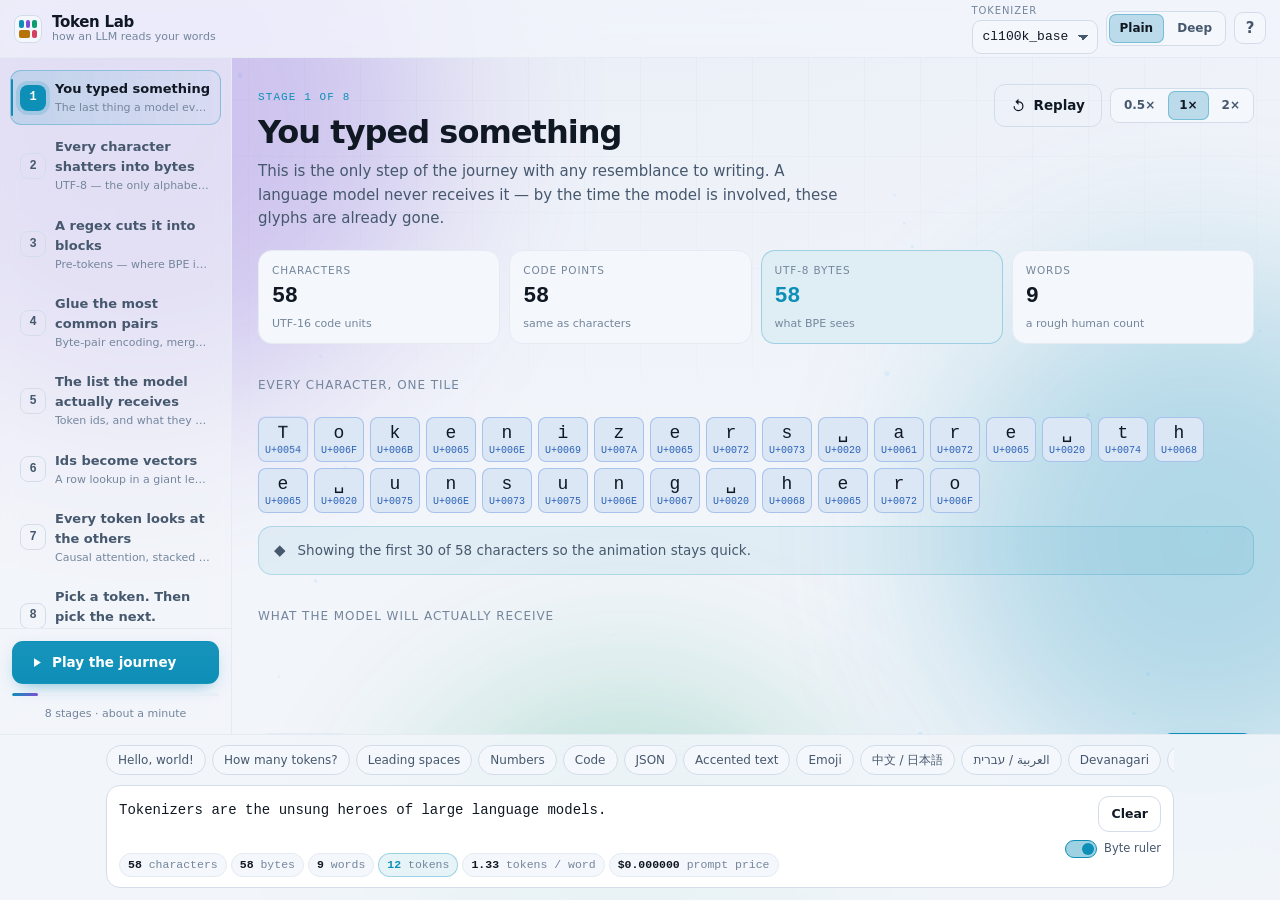
<file: index.html>
<!DOCTYPE html>
<html lang="en">
<head>
<meta charset="utf-8" />
<meta name="viewport" content="width=device-width, initial-scale=1, viewport-fit=cover" />
<meta name="color-scheme" content="dark light" />
<title>Token Lab — how an LLM reads your words</title>
<meta name="description" content="An interactive, animated, byte-exact walkthrough of how Large Language Models turn text into tokens: UTF-8 bytes, regex pre-tokenisation, byte-pair encoding, token ids, embeddings, attention, and the tokens that come back." />
<link rel="icon" href="data:image/svg+xml,%3Csvg xmlns='http://www.w3.org/2000/svg' viewBox='0 0 100 100'%3E%3Crect width='100' height='100' rx='24' fill='%230b0f17'/%3E%3Cg fill='%2364e0ff'%3E%3Crect x='18' y='24' width='20' height='16' rx='4'/%3E%3Crect x='42' y='24' width='16' height='16' rx='4' fill='%23a97bff'/%3E%3Crect x='62' y='24' width='20' height='16' rx='4' fill='%2352ffb0'/%3E%3Crect x='18' y='46' width='30' height='16' rx='4' fill='%23ffb454'/%3E%3Crect x='52' y='46' width='30' height='16' rx='4' fill='%23ff6b8b'/%3E%3Crect x='18' y='68' width='64' height='10' rx='4' fill='%233a4a63'/%3E%3C/g%3E%3C/svg%3E" />
<link rel="stylesheet" href="assets/css/app.css" />
</head>
<body>

<noscript>
  <div style="padding:24px;font:15px system-ui;color:#e8eef8">
    <b>Token Lab needs JavaScript.</b> Everything here — the real tokenizer, the
    animations, the vocabulary explorer — runs in the browser.
  </div>
</noscript>

<a class="skip-link" href="#stage-view">Skip to the visualizer</a>

<!-- ══════════════════════════════════════ ambient background ═══════════ -->
<div class="bg" aria-hidden="true">
  <div class="bg__grid"></div>
  <canvas class="bg__particles" id="bgCanvas"></canvas>
  <div class="bg__glow bg__glow--a"></div>
  <div class="bg__glow bg__glow--b"></div>
  <div class="bg__glow bg__glow--c"></div>
</div>

<!-- ═══════════════════════════════════════════════════ top bar ═════════ -->
<header class="topbar">
  <div class="topbar__brand">
    <span class="brand__mark" aria-hidden="true">
      <i></i><i></i><i></i><i></i><i></i>
    </span>
    <span class="brand__text">
      <strong>Token&nbsp;Lab</strong>
      <small>how an LLM reads your words</small>
    </span>
  </div>

  <div class="topbar__tools">
    <label class="field field--select">
      <span class="field__label">Tokenizer</span>
      <select id="encSelect" class="select" aria-label="Choose a tokenizer"></select>
    </label>

    <div class="segmented" role="group" aria-label="Explanation depth">
      <button type="button" class="segmented__btn is-active" data-depth="plain">Plain</button>
      <button type="button" class="segmented__btn" data-depth="deep">Deep</button>
    </div>

    <button type="button" class="icon-btn" id="helpBtn" aria-label="Open the glossary" title="Glossary">
      <span aria-hidden="true">?</span>
    </button>
  </div>
</header>

<!-- ═════════════════════════════════════════════════════ main ═════════ -->
<div class="shell">

  <!-- ───────────────────────────────────────────── stage navigator ────── -->
  <nav class="rail" id="rail" aria-label="Pipeline stages">
    <div class="rail__scroll" id="railScroll" role="tablist"></div>

    <div class="rail__play">
      <button type="button" class="btn btn--primary" id="playBtn">
        <svg viewBox="0 0 24 24" aria-hidden="true" class="btn__icon"><path d="M8 5v14l11-7z"/></svg>
        <span class="btn__label">Play the journey</span>
      </button>
      <div class="rail__progress"><div class="rail__progressFill" id="railProgress"></div></div>
      <p class="rail__hint" id="railHint">8 stages · about a minute</p>
    </div>
  </nav>

  <!-- ─────────────────────────────────────────────────── stage view ───── -->
  <main class="view" id="stage-view" tabindex="-1">
    <div class="view__inner">

      <div class="viewhead">
        <div class="viewhead__text">
          <span class="viewhead__step" id="stageStep" role="status" aria-live="polite">Stage 1 of 8</span>
          <h1 class="viewhead__title" id="stageTitle">Loading…</h1>
          <p class="viewhead__lede" id="stageLede"></p>
        </div>
        <div class="viewhead__controls">
          <button type="button" class="btn btn--ghost" id="replayBtn" hidden>
            <svg viewBox="0 0 24 24" aria-hidden="true" class="btn__icon"><path d="M12 5V1L7 6l5 5V7a6 6 0 1 1-6 6H4a8 8 0 1 0 8-8z"/></svg>
            <span class="btn__label">Replay</span>
          </button>
          <div class="speed" role="group" aria-label="Animation speed">
            <button type="button" class="speed__btn" data-speed="0.5">0.5×</button>
            <button type="button" class="speed__btn is-active" data-speed="1">1×</button>
            <button type="button" class="speed__btn" data-speed="2">2×</button>
          </div>
        </div>
      </div>

      <section class="stage" id="stage"></section>

      <div class="stageNav">
        <button type="button" class="btn btn--ghost" id="prevStage">
          <svg viewBox="0 0 24 24" aria-hidden="true" class="btn__icon"><path d="M15.4 7.4 14 6l-6 6 6 6 1.4-1.4-4.6-4.6z"/></svg>
          <span class="btn__label">Back</span>
        </button>
        <button type="button" class="btn btn--primary" id="nextStage">
          <span class="btn__label">Next</span>
          <svg viewBox="0 0 24 24" aria-hidden="true" class="btn__icon"><path d="M8.6 16.6 10 18l6-6-6-6-1.4 1.4 4.6 4.6z"/></svg>
        </button>
      </div>
    </div>
  </main>
</div>

<!-- ═════════════════════════════════════════════════ composer ══════════ -->
<footer class="composer" id="composer">
  <div class="composer__inner">
    <div class="composer__samples" id="samples" role="group" aria-label="Example inputs"></div>

    <div class="composer__box">
      <label class="visually-hidden" for="inputText">Text to tokenise</label>
      <textarea id="inputText" class="composer__input" rows="2" spellcheck="false"
        placeholder="Type or paste anything — code, emoji, 中文, whitespace…"></textarea>

      <div class="composer__meta" id="liveStats"></div>

      <div class="composer__actions">
        <button type="button" class="btn btn--ghost btn--sm" id="clearBtn">Clear</button>
        <div class="composer__tools">
          <label class="switch" title="Show byte-level detail for the whole input">
            <input type="checkbox" id="showBytesToggle" />
            <span class="switch__track"><span class="switch__dot"></span></span>
            <span class="switch__label">Byte ruler</span>
          </label>
        </div>
      </div>
    </div>
  </div>
</footer>

<!-- ══════════════════════════════════════════════ drawer / modals ══════ -->
<div class="drawer" id="drawer" hidden>
  <div class="drawer__scrim" data-close-drawer></div>
  <aside class="drawer__panel" role="dialog" aria-modal="true" aria-labelledby="drawerTitle">
    <header class="drawer__head">
      <h2 id="drawerTitle">Details</h2>
      <button type="button" class="icon-btn" data-close-drawer aria-label="Close">
        <svg viewBox="0 0 24 24" aria-hidden="true"><path d="M19 6.4 17.6 5 12 10.6 6.4 5 5 6.4 10.6 12 5 17.6 6.4 19 12 13.4 17.6 19 19 17.6 13.4 12z"/></svg>
      </button>
    </header>
    <div class="drawer__body" id="drawerBody"></div>
  </aside>
</div>

<div class="toast" id="toast" hidden></div>

<!-- vocabularies: cl100k is eager, the rest load on demand -->
<script src="assets/js/data/cl100k_base.js"></script>
<script src="assets/js/core/pretok.js"></script>
<script src="assets/js/core/vocab.js"></script>
<script src="assets/js/core/bpe.js"></script>
<script src="assets/js/core/tokenizer.js"></script>
<script src="assets/js/core/model-sim.js"></script>
<script src="assets/js/core/content.js"></script>
<script src="assets/js/ui/anim.js"></script>
<script src="assets/js/ui/dom.js"></script>
<script src="assets/js/ui/stages.js"></script>
<script src="assets/js/ui/panels.js"></script>
<script src="assets/js/app.js"></script>
</body>
</html>
</file>
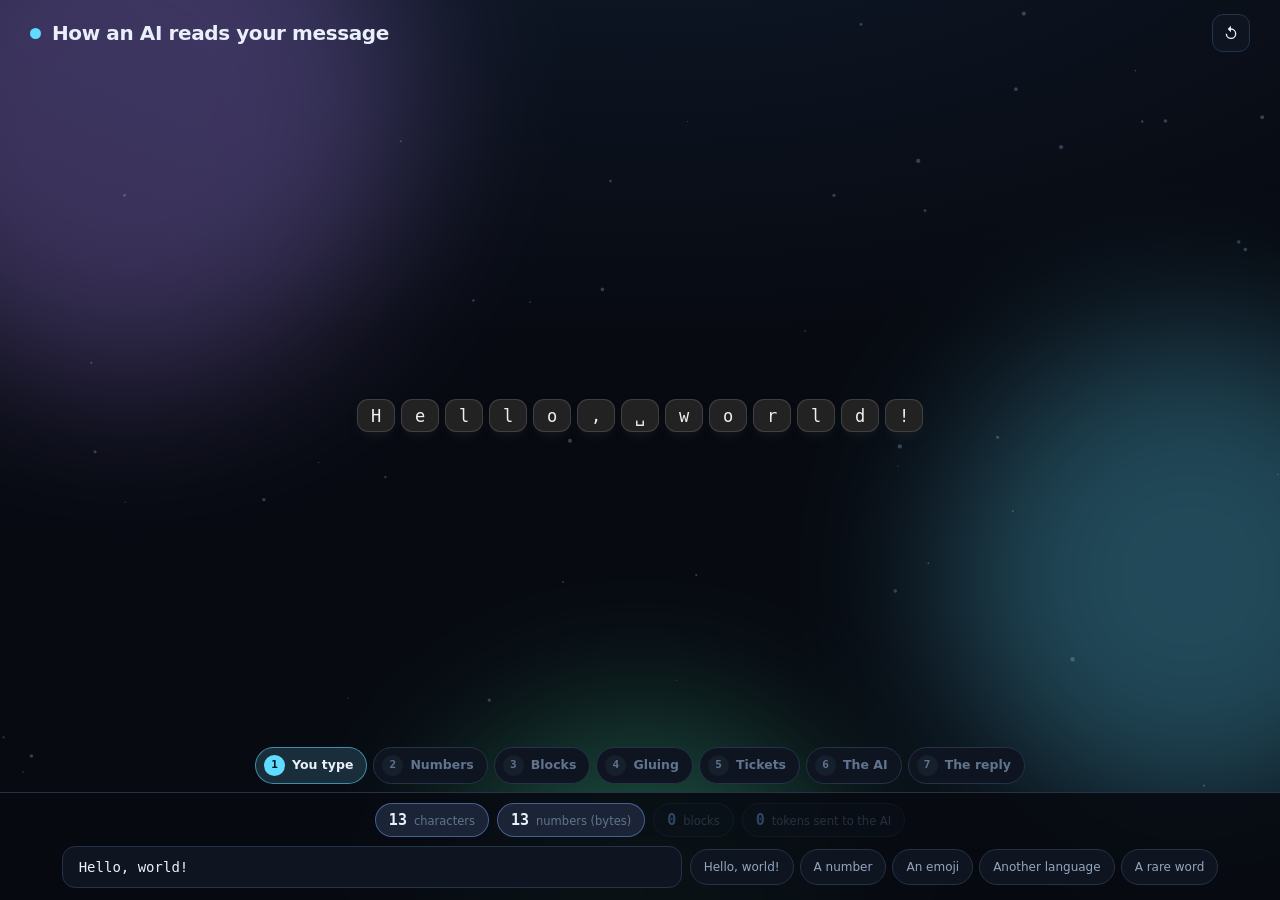
<file: test_basic/index.html>
<!DOCTYPE html>
<html lang="en">
<head>
<meta charset="utf-8" />
<meta name="viewport" content="width=device-width, initial-scale=1, viewport-fit=cover" />
<meta name="color-scheme" content="dark" />
<title>How an AI reads your message</title>
<meta name="description" content="A visual, animated explanation of how a language model turns your words into numbers — and numbers back into an answer." />
<link rel="icon" href="data:image/svg+xml,%3Csvg xmlns='http://www.w3.org/2000/svg' viewBox='0 0 64 64'%3E%3Crect width='64' height='64' rx='16' fill='%230a0e16'/%3E%3Crect x='12' y='16' width='14' height='12' rx='3' fill='%235fdcff'/%3E%3Crect x='30' y='16' width='22' height='12' rx='3' fill='%23b08cff'/%3E%3Crect x='12' y='34' width='24' height='12' rx='3' fill='%23ffc061'/%3E%3Crect x='40' y='34' width='12' height='12' rx='3' fill='%234ff0ae'/%3E%3C/svg%3E" />
<link rel="stylesheet" href="style.css" />
</head>
<body>

<div class="bg" aria-hidden="true">
  <div class="blob blob1"></div>
  <div class="blob blob2"></div>
  <div class="blob blob3"></div>
  <canvas id="stars"></canvas>
</div>

<header class="top">
  <div class="brand">
    <span class="brand__dot"></span>
    <h1>How an AI reads your message</h1>
  </div>
  <button id="replay" class="btn btn--icon" type="button" aria-label="Play again">
    <svg viewBox="0 0 24 24" aria-hidden="true"><path d="M12 5V1L7 6l5 5V7a6 6 0 1 1-6 6H4a8 8 0 1 0 8-8z"/></svg>
  </button>
</header>

<main class="stage" id="stage" aria-live="polite"></main>

<nav class="steps" id="steps" aria-label="Steps"></nav>

<footer class="receipt" id="receipt">
  <div class="receipt__row">
    <div class="tick" data-k="chars"><b>0</b><span>characters</span></div>
    <div class="tick" data-k="bytes"><b>0</b><span>numbers (bytes)</span></div>
    <div class="tick" data-k="blocks"><b>0</b><span>blocks</span></div>
    <div class="tick" data-k="tokens"><b>0</b><span>tokens sent to the AI</span></div>
  </div>
  <div class="receipt__input">
    <label class="sr" for="text">Your message</label>
    <input id="text" type="text" autocomplete="off" spellcheck="false"
           placeholder="Type anything and watch it turn into tokens…" />
    <div class="samples" id="samples"></div>
  </div>
</footer>

<script src="app.js"></script>
</body>
</html>
</file>
<file: assets/css/app.css>
/* =============================================================================
   Token Lab — stylesheet
   1. tokens            5. rail                9. panels
   2. reset + base      6. stage view           10. drawer
   3. background        7. stage components    11. responsive
   4. topbar            8. composer            12. a11y / motion
   ========================================================================== */

/* ─────────────────────────────────────────────────────────── 1. tokens ── */
:root {
  --bg:            #070a10;
  --bg-2:          #0b1018;
  --surface:       #10161f;
  --surface-2:     #161e2a;
  --surface-3:     #1d2735;
  --line:          #223044;
  --line-soft:     #1a2432;

  --text:          #e8eef8;
  --text-dim:      #9fb0c6;
  --text-faint:    #6b7d94;

  --cyan:          #5fdcff;
  --violet:        #b08cff;
  --mint:          #4ff0ae;
  --amber:         #ffc061;
  --coral:         #ff7a95;
  --sky:           #7aa9ff;

  --accent:        var(--cyan);
  --accent-ink:    #04121a;

  --radius-s: 8px;
  --radius:   14px;
  --radius-l: 20px;
  --radius-xl: 28px;

  --shadow-1: 0 1px 2px rgba(0,0,0,.4);
  --shadow-2: 0 10px 30px -12px rgba(0,0,0,.7);
  --shadow-3: 0 30px 80px -24px rgba(0,0,0,.85);

  --rail-w: 232px;
  --topbar-h: 58px;

  --font: ui-sans-serif, system-ui, -apple-system, "Segoe UI", Roboto, "Helvetica Neue",
          Arial, "Noto Sans", "Noto Sans Arabic", "Noto Sans Devanagari", "Noto Sans CJK SC",
          sans-serif;
  --mono: ui-monospace, "SFMono-Regular", "JetBrains Mono", "Cascadia Code", Menlo, Consolas,
          "Liberation Mono", monospace;

  --ease: cubic-bezier(.22,.61,.36,1);
  --ease-out: cubic-bezier(.16,1,.3,1);
}

html[data-theme="light"] {
  --bg:            #f2f5fa;
  --bg-2:          #e9eef6;
  --surface:       #ffffff;
  --surface-2:     #f4f7fb;
  --surface-3:     #e8eef6;
  --line:          #d3dde9;
  --line-soft:     #e4ebf3;
  --text:          #101823;
  --text-dim:      #46586e;
  --text-faint:    #74869c;
  --cyan:          #0d8fb8;
  --violet:        #7c4fd6;
  --mint:          #0d9f6e;
  --amber:         #b5730a;
  --coral:         #d4405e;
  --sky:           #2f6fd0;
  --accent:        var(--cyan);
  --accent-ink:    #ffffff;
  --shadow-2: 0 10px 30px -14px rgba(20,40,70,.35);
  --shadow-3: 0 24px 60px -24px rgba(20,40,70,.4);
}

/* ─────────────────────────────────────────────────── 2. reset + base ── */
*, *::before, *::after { box-sizing: border-box; }

[hidden] { display: none !important; }

html, body {
  height: 100%;
  margin: 0;
}

body {
  background: var(--bg);
  color: var(--text);
  font-family: var(--font);
  font-size: 15px;
  line-height: 1.55;
  -webkit-font-smoothing: antialiased;
  text-rendering: optimizeLegibility;
  overflow: hidden;
  display: flex;
  flex-direction: column;
  overscroll-behavior: none;
}

h1, h2, h3, h4 { margin: 0; font-weight: 650; letter-spacing: -.015em; line-height: 1.2; }
p { margin: 0; }
button, input, select, textarea { font: inherit; color: inherit; }
button { cursor: pointer; background: none; border: 0; }
svg { width: 1em; height: 1em; fill: currentColor; }

::selection { background: color-mix(in srgb, var(--accent) 35%, transparent); }

:where(a) { color: var(--accent); }

.visually-hidden {
  position: absolute !important;
  width: 1px; height: 1px;
  padding: 0; margin: -1px;
  overflow: hidden; clip: rect(0 0 0 0); white-space: nowrap; border: 0;
}

.skip-link {
  position: absolute; left: 8px; top: -60px;
  z-index: 100;
  padding: 10px 16px;
  border-radius: var(--radius-s);
  background: var(--accent); color: var(--accent-ink);
  font-weight: 650; text-decoration: none;
  transition: top .18s var(--ease);
}
.skip-link:focus { top: 8px; }

:focus-visible {
  outline: 2px solid var(--accent);
  outline-offset: 2px;
  border-radius: 4px;
}

/* scrollbars */
* { scrollbar-width: thin; scrollbar-color: var(--line) transparent; }
*::-webkit-scrollbar { width: 10px; height: 10px; }
*::-webkit-scrollbar-track { background: transparent; }
*::-webkit-scrollbar-thumb { background: var(--line); border-radius: 99px; border: 3px solid transparent; background-clip: content-box; }
*::-webkit-scrollbar-thumb:hover { background: var(--surface-3); background-clip: content-box; }

/* ──────────────────────────────────────────────────── 3. background ── */
.bg {
  position: fixed; inset: 0;
  z-index: 0;
  pointer-events: none;
  overflow: hidden;
  background:
    radial-gradient(120% 90% at 50% -10%, var(--bg-2), var(--bg) 70%);
}

.bg__grid {
  position: absolute; inset: -20%;
  background-image:
    linear-gradient(to right, color-mix(in srgb, var(--text) 5%, transparent) 1px, transparent 1px),
    linear-gradient(to bottom, color-mix(in srgb, var(--text) 5%, transparent) 1px, transparent 1px);
  background-size: 56px 56px;
  -webkit-mask-image: radial-gradient(100% 70% at 50% 0%, #000 20%, transparent 78%);
  mask-image: radial-gradient(100% 70% at 50% 0%, #000 20%, transparent 78%);
  opacity: .5;
  animation: gridDrift 40s linear infinite;
}
@keyframes gridDrift {
  to { transform: translate3d(56px, 56px, 0); }
}

.bg__particles { position: absolute; inset: 0; width: 100%; height: 100%; opacity: .5; }

.bg__glow {
  position: absolute;
  border-radius: 50%;
  filter: blur(90px);
  opacity: .28;
  will-change: transform;
}
.bg__glow--a { width: 46vmax; height: 46vmax; left: -12vmax; top: -14vmax; background: var(--violet); animation: float1 34s var(--ease) infinite alternate; }
.bg__glow--b { width: 40vmax; height: 40vmax; right: -14vmax; top: 22vmax; background: var(--cyan);   animation: float2 41s var(--ease) infinite alternate; }
.bg__glow--c { width: 34vmax; height: 34vmax; left: 32vmax; bottom: -18vmax; background: var(--mint); animation: float3 47s var(--ease) infinite alternate; }

@keyframes float1 { to { transform: translate3d(8vmax, 6vmax, 0) scale(1.15); } }
@keyframes float2 { to { transform: translate3d(-6vmax, -8vmax, 0) scale(1.2); } }
@keyframes float3 { to { transform: translate3d(4vmax, -6vmax, 0) scale(1.1); } }

/* ──────────────────────────────────────────────────────── 4. topbar ── */
.topbar {
  position: relative; z-index: 30;
  flex: 0 0 auto;
  height: calc(var(--topbar-h) + env(safe-area-inset-top));
  padding: env(safe-area-inset-top) 14px 0;
  display: flex; align-items: center; justify-content: space-between; gap: 12px;
  background: color-mix(in srgb, var(--bg) 82%, transparent);
  backdrop-filter: blur(18px) saturate(140%);
  -webkit-backdrop-filter: blur(18px) saturate(140%);
  border-bottom: 1px solid var(--line-soft);
}

.topbar__brand { display: flex; align-items: center; gap: 10px; min-width: 0; }

.brand__mark {
  display: grid;
  grid-template-columns: repeat(3, 1fr);
  gap: 2px;
  width: 28px; height: 28px;
  padding: 4px;
  border-radius: 8px;
  background: var(--surface-2);
  border: 1px solid var(--line);
}
.brand__mark i { display: block; border-radius: 2px; background: var(--cyan); }
.brand__mark i:nth-child(1) { background: var(--cyan); }
.brand__mark i:nth-child(2) { background: var(--violet); }
.brand__mark i:nth-child(3) { background: var(--mint); }
.brand__mark i:nth-child(4) { grid-column: 1 / 3; background: var(--amber); }
.brand__mark i:nth-child(5) { grid-column: 3; background: var(--coral); }

.brand__text { display: flex; flex-direction: column; line-height: 1.1; min-width: 0; }
.brand__text strong { font-size: 15px; letter-spacing: -.02em; }
.brand__text small { font-size: 11px; color: var(--text-faint); white-space: nowrap; overflow: hidden; text-overflow: ellipsis; }

.topbar__tools { display: flex; align-items: center; gap: 8px; }

.field { display: flex; flex-direction: column; gap: 2px; }
.field__label { font-size: 10px; text-transform: uppercase; letter-spacing: .09em; color: var(--text-faint); }

.select {
  appearance: none;
  background: var(--surface-2);
  border: 1px solid var(--line);
  border-radius: 9px;
  padding: 6px 28px 6px 10px;
  font-size: 13px;
  font-family: var(--mono);
  color: var(--text);
  background-image:
    linear-gradient(45deg, transparent 50%, var(--text-dim) 50%),
    linear-gradient(135deg, var(--text-dim) 50%, transparent 50%);
  background-position: calc(100% - 14px) 52%, calc(100% - 9px) 52%;
  background-size: 5px 5px, 5px 5px;
  background-repeat: no-repeat;
}

.segmented, .speed {
  display: inline-flex;
  background: var(--surface-2);
  border: 1px solid var(--line);
  border-radius: 9px;
  padding: 2px;
  gap: 2px;
}
.segmented__btn, .speed__btn {
  padding: 5px 11px;
  font-size: 12px; font-weight: 600;
  color: var(--text-dim);
  border-radius: 7px;
  transition: background .18s var(--ease), color .18s var(--ease);
  white-space: nowrap;
}
.segmented__btn:hover, .speed__btn:hover { color: var(--text); }
.segmented__btn.is-active, .speed__btn.is-active {
  background: color-mix(in srgb, var(--accent) 20%, var(--surface-3));
  color: var(--text);
  box-shadow: inset 0 0 0 1px color-mix(in srgb, var(--accent) 40%, transparent);
}

.icon-btn {
  display: inline-grid; place-items: center;
  width: 32px; height: 32px;
  border-radius: 9px;
  border: 1px solid var(--line);
  background: var(--surface-2);
  color: var(--text-dim);
  font-weight: 700;
  transition: all .18s var(--ease);
}
.icon-btn:hover { color: var(--text); border-color: var(--accent); background: var(--surface-3); }
.icon-btn svg { width: 16px; height: 16px; }

/* ────────────────────────────────────────────────────────── 5. rail ── */
.shell {
  position: relative; z-index: 10;
  flex: 1 1 auto;
  min-height: 0;
  display: grid;
  grid-template-columns: var(--rail-w) minmax(0, 1fr);
}

.rail {
  min-height: 0;
  display: flex; flex-direction: column;
  border-right: 1px solid var(--line-soft);
  background: color-mix(in srgb, var(--bg) 55%, transparent);
  backdrop-filter: blur(8px);
  -webkit-backdrop-filter: blur(8px);
}

.rail__scroll {
  flex: 1 1 auto; min-height: 0;
  overflow-y: auto;
  padding: 12px 10px;
  display: flex; flex-direction: column; gap: 3px;
}

.railItem {
  display: grid;
  grid-template-columns: 26px minmax(0,1fr);
  align-items: center;
  gap: 9px;
  padding: 8px 9px;
  border-radius: 11px;
  text-align: left;
  color: var(--text-dim);
  border: 1px solid transparent;
  transition: all .2s var(--ease);
  position: relative;
}
.railItem:hover { background: var(--surface-2); color: var(--text); }
.railItem.is-active {
  background: linear-gradient(90deg, color-mix(in srgb, var(--accent) 16%, transparent), color-mix(in srgb, var(--accent) 4%, transparent));
  border-color: color-mix(in srgb, var(--accent) 32%, transparent);
  color: var(--text);
}
.railItem.is-done { color: var(--text); }
.railItem.is-done .railItem__num { border-color: color-mix(in srgb, var(--mint) 55%, transparent); color: var(--mint); }

.railItem__num {
  display: grid; place-items: center;
  width: 26px; height: 26px;
  border-radius: 8px;
  border: 1.5px solid var(--line);
  font-family: var(--mono); font-size: 12px; font-weight: 700;
  transition: all .2s var(--ease);
}
.railItem.is-active .railItem__num {
  background: var(--accent); color: var(--accent-ink); border-color: transparent;
  box-shadow: 0 0 0 4px color-mix(in srgb, var(--accent) 18%, transparent);
}
.railItem__body { min-width: 0; }
.railItem__title { font-size: 13px; font-weight: 600; display: block; }
.railItem__sub { font-size: 11px; color: var(--text-faint); display: block; white-space: nowrap; overflow: hidden; text-overflow: ellipsis; }

.railItem__bar {
  position: absolute; left: 0; top: 8px; bottom: 8px; width: 2px;
  border-radius: 2px; background: var(--accent); opacity: 0;
}
.railItem.is-active .railItem__bar { opacity: 1; animation: barGrow .4s var(--ease-out); }
@keyframes barGrow { from { transform: scaleY(0); } to { transform: scaleY(1); } }

.rail__play {
  flex: 0 0 auto;
  padding: 12px;
  border-top: 1px solid var(--line-soft);
  display: flex; flex-direction: column; gap: 9px;
}
.rail__progress { height: 3px; border-radius: 99px; background: var(--surface-3); overflow: hidden; }
.rail__progressFill {
  height: 100%; width: 0%;
  background: linear-gradient(90deg, var(--cyan), var(--violet));
  border-radius: 99px;
  transition: width .5s var(--ease-out);
}
.rail__hint { font-size: 11px; color: var(--text-faint); text-align: center; }

/* ──────────────────────────────────────────────────── 6. stage view ── */
.view { min-width: 0; min-height: 0; overflow-y: auto; overflow-x: hidden; }
.view__inner { max-width: 1120px; margin: 0 auto; padding: 26px 26px 32px; }

.viewhead {
  display: flex; align-items: flex-start; justify-content: space-between;
  gap: 18px; flex-wrap: wrap;
  margin-bottom: 20px;
}
.viewhead__step {
  display: inline-block;
  font-family: var(--mono); font-size: 11px;
  letter-spacing: .1em; text-transform: uppercase;
  color: var(--accent);
  margin-bottom: 7px;
}
.viewhead__title { font-size: clamp(23px, 3.4vw, 32px); letter-spacing: -.03em; }
.viewhead__lede {
  margin-top: 9px;
  max-width: 62ch;
  color: var(--text-dim);
  font-size: 15px;
}
.viewhead__controls { display: flex; align-items: center; gap: 8px; flex-shrink: 0; }

.stage { min-height: 320px; }

.stageNav { display: flex; justify-content: space-between; gap: 10px; margin-top: 22px; }

/* buttons */
.btn {
  display: inline-flex; align-items: center; gap: 8px;
  padding: 10px 16px;
  border-radius: 11px;
  font-size: 13.5px; font-weight: 600;
  border: 1px solid var(--line);
  background: var(--surface-2);
  background: color-mix(in srgb, var(--surface-2) 100%, transparent);
  color: var(--text);
  transition: all .18s var(--ease);
  white-space: nowrap;
}
.btn:hover { border-color: var(--surface-3); background: var(--surface-3); }
.btn:active { transform: translateY(1px); }
.btn__icon { width: 15px; height: 15px; flex: 0 0 auto; }
.btn--primary {
  background: var(--sky);
  background: linear-gradient(180deg, color-mix(in srgb, var(--accent) 96%, white), var(--accent));
  color: var(--accent-ink);
  border-color: transparent;
  box-shadow: 0 6px 18px -8px color-mix(in srgb, var(--accent) 70%, transparent);
}
.btn--primary:hover { filter: brightness(1.06); background: linear-gradient(180deg, color-mix(in srgb, var(--accent) 96%, white), var(--accent)); }
.btn--ghost { background: transparent; }
.btn--sm { padding: 7px 12px; font-size: 12.5px; }
.btn[disabled] { opacity: .38; pointer-events: none; }

/* ───────────────────────────────────────────── 7. stage components ── */

.panel {
  background: color-mix(in srgb, var(--surface) 82%, transparent);
  border: 1px solid var(--line-soft);
  border-radius: var(--radius-l);
  padding: 20px;
  box-shadow: var(--shadow-2);
}

.callout {
  display: flex; gap: 12px;
  padding: 13px 15px;
  border-radius: var(--radius);
  background: color-mix(in srgb, var(--accent) 7%, transparent);
  border: 1px solid color-mix(in srgb, var(--accent) 22%, transparent);
  font-size: 13.5px; color: var(--text-dim);
}
.callout__icon { flex: 0 0 auto; font-size: 15px; line-height: 1.4; }
.callout strong { color: var(--text); }
.callout--warn { background: color-mix(in srgb, var(--amber) 8%, transparent); border-color: color-mix(in srgb, var(--amber) 26%, transparent); }

.kv { display: grid; grid-template-columns: auto 1fr; gap: 6px 16px; font-size: 13px; }
.kv dt { color: var(--text-faint); }
.kv dd { margin: 0; font-family: var(--mono); color: var(--text); overflow-wrap: anywhere; }

.mono { font-family: var(--mono); }

/* --- stat strip --- */
.stats { display: grid; grid-template-columns: repeat(auto-fit, minmax(112px, 1fr)); gap: 9px; }
.stat {
  padding: 11px 13px;
  border-radius: var(--radius);
  background: var(--surface-2);
  border: 1px solid var(--line-soft);
  position: relative; overflow: hidden;
}
.stat__label { font-size: 10.5px; text-transform: uppercase; letter-spacing: .08em; color: var(--text-faint); }
.stat__value { font-family: var(--mono); font-size: 22px; font-weight: 700; letter-spacing: -.02em; margin-top: 2px; }
.stat__sub { font-size: 11px; color: var(--text-faint); }
.stat--accent { border-color: color-mix(in srgb, var(--accent) 32%, transparent); background: color-mix(in srgb, var(--accent) 9%, var(--surface-2)); }
.stat--accent .stat__value { color: var(--accent); }

/* --- token chips --- */
.chips { display: flex; flex-wrap: wrap; gap: 6px; }

.chip {
  --c: var(--cyan);
  position: relative;
  display: inline-flex; flex-direction: column; align-items: center;
  min-width: 34px;
  padding: 6px 9px 5px;
  border-radius: 10px;
  background: color-mix(in srgb, var(--c) 14%, var(--surface-2));
  border: 1px solid color-mix(in srgb, var(--c) 34%, transparent);
  font-family: var(--mono);
  line-height: 1.15;
  cursor: pointer;
  transition: transform .16s var(--ease), box-shadow .16s var(--ease), background .16s var(--ease);
  will-change: transform;
}
.chip:hover { transform: translateY(-2px); box-shadow: 0 8px 20px -10px color-mix(in srgb, var(--c) 80%, transparent); background: color-mix(in srgb, var(--c) 22%, var(--surface-2)); }
.chip.is-active { box-shadow: 0 0 0 2px var(--c); }
.chip__text { font-size: 13px; white-space: pre; color: var(--text); }
.chip__id { font-size: 10px; color: var(--text-faint); margin-top: 2px; }
.chip--special { border-style: dashed; }

.chip.tok-cyan   { --c: var(--cyan); }
.chip.tok-violet { --c: var(--violet); }
.chip.tok-mint   { --c: var(--mint); }
.chip.tok-amber  { --c: var(--amber); }
.chip.tok-coral  { --c: var(--coral); }
.chip.tok-sky    { --c: var(--sky); }

/* --- byte tiles --- */
.bytes { display: flex; flex-wrap: wrap; gap: 5px; }
.byte {
  --c: var(--sky);
  display: inline-flex; flex-direction: column; align-items: center;
  min-width: 42px; padding: 5px 6px 4px;
  border-radius: 8px;
  background: color-mix(in srgb, var(--c) 12%, var(--surface-2));
  border: 1px solid color-mix(in srgb, var(--c) 30%, transparent);
  font-family: var(--mono); line-height: 1.2;
  will-change: transform, opacity;
}
.byte__glyph { font-size: 13px; color: var(--text); }
.byte__hex { font-size: 10px; color: color-mix(in srgb, var(--c) 85%, var(--text)); }
.byte__bin { font-size: 8.5px; color: var(--text-faint); letter-spacing: -.02em; }
.byte--wide { min-width: 58px; }
.byte--special { --c: var(--coral); }

/* --- ruler --- */
.ruler {
  display: grid;
  gap: 5px;
  padding: 12px;
  border-radius: var(--radius);
  background: var(--surface-2);
  border: 1px solid var(--line-soft);
  overflow-x: auto;
}
.ruler__row { display: grid; gap: 5px; grid-auto-flow: column; grid-auto-columns: max-content; }
.ruler__label {
  font-size: 10px; text-transform: uppercase; letter-spacing: .08em;
  color: var(--text-faint); align-self: center; min-width: 74px;
}
.ruler__cells { display: flex; gap: 4px; }
.ruler__cell {
  min-width: 26px; padding: 3px 4px;
  border-radius: 5px;
  font-family: var(--mono); font-size: 10.5px;
  text-align: center;
  background: var(--surface-3);
  border: 1px solid var(--line-soft);
  overflow: hidden; text-overflow: ellipsis; white-space: nowrap;
}

/* --- merge stage --- */
.mergeGrid { display: flex; flex-direction: column; gap: 12px; }

.mergeRow {
  border-radius: var(--radius);
  border: 1px solid var(--line-soft);
  background: var(--surface-2);
  overflow: hidden;
}
.mergeRow__head {
  display: flex; align-items: center; gap: 10px; flex-wrap: wrap;
  padding: 9px 12px;
  background: color-mix(in srgb, var(--text) 3%, transparent);
  border-bottom: 1px solid var(--line-soft);
  font-size: 12px;
}
.mergeRow__pre {
  font-family: var(--mono); font-size: 13px;
  color: var(--violet);
  background: color-mix(in srgb, var(--violet) 12%, transparent);
  padding: 2px 7px; border-radius: 6px;
  white-space: pre;
}
.mergeRow__rule { font-size: 11px; color: var(--text-faint); margin-left: auto; }
.mergeRow__body { padding: 12px; display: flex; flex-direction: column; gap: 10px; overflow-x: auto; }

.pieces { display: flex; align-items: flex-end; gap: 3px; min-height: 60px; }
.piece {
  --c: var(--sky);
  position: relative;
  display: inline-flex; flex-direction: column; align-items: center; gap: 1px;
  padding: 5px 7px 4px;
  border-radius: 8px;
  background: color-mix(in srgb, var(--c) 13%, var(--surface-3));
  border: 1px solid color-mix(in srgb, var(--c) 32%, transparent);
  font-family: var(--mono);
  white-space: pre;
  will-change: transform;
  transition: background .25s var(--ease), border-color .25s var(--ease), box-shadow .25s var(--ease);
}
.piece__txt { font-size: 13px; line-height: 1.2; color: var(--text); }
.piece__meta { font-size: 9px; color: var(--text-faint); }
.piece.is-raw { --c: var(--slate, #64748b); }
.piece.is-merged { --c: var(--mint); }
.piece.is-next { box-shadow: 0 0 0 2px var(--amber); }
.piece.is-final { --c: var(--cyan); }
.piece.pop { animation: piecePop .45s var(--ease-out); }
@keyframes piecePop {
  0%   { transform: scale(1); }
  40%  { transform: scale(1.16); }
  100% { transform: scale(1); }
}
.piece__rank {
  position: absolute; top: -15px; left: 50%;
  transform: translateX(-50%);
  font-size: 9px; color: var(--amber);
  white-space: nowrap;
}

.mergeLog {
  display: flex; flex-wrap: wrap; gap: 5px;
  font-family: var(--mono); font-size: 11px;
  color: var(--text-faint);
  min-height: 20px;
}
.mergeLog__step {
  padding: 2px 6px; border-radius: 5px;
  background: var(--surface-3);
  border: 1px solid var(--line-soft);
  animation: logIn .3s var(--ease-out);
}
.mergeLog__step b { color: var(--mint); font-weight: 600; }
.mergeLog__step i { color: var(--text-faint); font-style: normal; }
@keyframes logIn { from { opacity: 0; transform: translateY(-4px); } to { opacity: 1; transform: none; } }

/* --- embeddings --- */
.embedWrap { display: grid; gap: 14px; grid-template-columns: minmax(0, 1fr); }
.vocabBand {
  position: relative;
  height: 128px;
  border-radius: var(--radius);
  border: 1px solid var(--line-soft);
  background: var(--surface-2);
  overflow: hidden;
}
.vocabBand__grid { position: absolute; inset: 0; display: flex; }
.vocabBand__tick {
  flex: 1 1 0;
  border-right: 1px solid color-mix(in srgb, var(--text) 7%, transparent);
  position: relative;
}
.vocabBand__tick span {
  position: absolute; bottom: 4px; left: 50%; transform: translateX(-50%);
  font-size: 9px; color: var(--text-faint); font-family: var(--mono);
}
.vocabBand__cursor {
  position: absolute; top: 0; bottom: 0; width: 2px;
  background: var(--amber);
  box-shadow: 0 0 12px 2px color-mix(in srgb, var(--amber) 60%, transparent);
  will-change: left;
}
.vocabBand__cursor::after {
  content: attr(data-id);
  position: absolute; top: 6px; left: 6px;
  font-family: var(--mono); font-size: 10px; color: var(--amber);
  background: color-mix(in srgb, var(--bg) 85%, transparent);
  padding: 1px 5px; border-radius: 4px; white-space: nowrap;
}
.vocabBand__cursor.is-past { background: var(--mint); box-shadow: 0 0 12px 2px color-mix(in srgb, var(--mint) 50%, transparent); }
.vocabBand__cursor.is-past::after { color: var(--mint); }

.vectorRow {
  display: grid;
  grid-template-columns: 78px minmax(0,1fr);
  gap: 10px; align-items: center;
  padding: 6px 0;
}
.vectorRow__name { font-family: var(--mono); font-size: 12px; color: var(--text-dim); overflow: hidden; text-overflow: ellipsis; white-space: nowrap; }
.vectorRow__bars { display: flex; align-items: flex-end; gap: 2px; height: 34px; }
.vbar { flex: 1 1 0; background: var(--cyan); border-radius: 2px 2px 0 0; min-height: 2px; will-change: height, background; }
.vbar--alt { background: var(--violet); }

/* --- attention heatmap --- */
.heat { display: inline-block; position: relative; max-width: 100%; }
.heat__grid { display: grid; gap: 2px; }
.heat__cell {
  aspect-ratio: 1;
  min-width: 0;
  border-radius: 3px;
  background: var(--surface-3);
  will-change: transform, opacity, background-color;
}
.heat__cell.is-masked { opacity: .13; background: var(--surface-3); }
.heat__labels { position: absolute; inset: 0; pointer-events: none; }

.tower {
  display: flex; align-items: center; gap: 12px;
  padding: 10px 13px;
  border-radius: var(--radius);
  border: 1px solid var(--line-soft);
  background: var(--surface-2);
  overflow: hidden;
}
.tower__label { font-size: 12px; color: var(--text-dim); min-width: 108px; }
.tower__track { flex: 1; height: 8px; border-radius: 99px; background: var(--surface-3); overflow: hidden; }
.tower__fill { height: 100%; width: 0; border-radius: 99px; background: linear-gradient(90deg, var(--cyan), var(--violet)); }

/* --- sampling --- */
.sampleStep {
  display: grid; gap: 8px;
  padding: 11px 13px;
  border-radius: var(--radius);
  background: var(--surface-2);
  border: 1px solid var(--line-soft);
}
.sampleStep__head { display: flex; align-items: baseline; gap: 9px; flex-wrap: wrap; font-size: 12px; color: var(--text-faint); }
.sampleStep__head b { color: var(--text); font-family: var(--mono); }
.bars { display: flex; flex-direction: column; gap: 4px; }
.bar { display: grid; grid-template-columns: 118px minmax(0,1fr) 52px; gap: 9px; align-items: center; font-size: 12px; }
.bar__label { font-family: var(--mono); color: var(--text-dim); overflow: hidden; text-overflow: ellipsis; white-space: nowrap; }
.bar__track { height: 14px; border-radius: 5px; background: var(--surface-3); overflow: hidden; }
.bar__fill { height: 100%; width: 0; border-radius: 5px; background: var(--sky); }
.bar__pct { font-family: var(--mono); font-size: 11px; color: var(--text-faint); text-align: right; }
.bar.is-picked .bar__fill { background: var(--mint); }
.bar.is-picked .bar__label { color: var(--mint); }
.bar.is-cut .bar__fill { opacity: .25; }

.outText {
  font-family: var(--mono);
  font-size: 15px; line-height: 1.7;
  padding: 15px 16px;
  border-radius: var(--radius);
  background: var(--surface-2);
  border: 1px solid var(--line-soft);
  min-height: 62px;
  overflow-wrap: anywhere;
}
.outTok { white-space: pre; border-radius: 3px; }
.outTok--in { color: var(--text-faint); }

/* --- explorer --- */
.explorer { display: grid; gap: 12px; }
.explorer__search { display: flex; gap: 8px; flex-wrap: wrap; }
.input {
  flex: 1 1 220px;
  min-width: 0;
  padding: 10px 13px;
  border-radius: 10px;
  background: var(--surface-2);
  border: 1px solid var(--line);
  color: var(--text);
  font-size: 14px;
}
.input::placeholder { color: var(--text-faint); }
.vocabGrid {
  display: grid;
  grid-template-columns: repeat(auto-fill, minmax(84px, 1fr));
  gap: 5px;
  max-height: 420px; overflow-y: auto;
  padding: 3px;
}
.vocabCell {
  --c: var(--sky);
  padding: 7px 5px;
  border-radius: 8px;
  background: color-mix(in srgb, var(--c) 9%, var(--surface-2));
  border: 1px solid color-mix(in srgb, var(--c) 22%, transparent);
  font-family: var(--mono); font-size: 11.5px;
  text-align: center;
  overflow: hidden; text-overflow: ellipsis; white-space: nowrap;
  transition: transform .14s var(--ease);
}
.vocabCell:hover { transform: scale(1.06); z-index: 2; }
.vocabCell small { display: block; font-size: 9px; color: var(--text-faint); }

.tableWrap { overflow-x: auto; border-radius: var(--radius); border: 1px solid var(--line-soft); }
table.data { width: 100%; border-collapse: collapse; font-size: 12.5px; }
table.data th, table.data td { padding: 9px 12px; text-align: left; border-bottom: 1px solid var(--line-soft); white-space: nowrap; }
table.data th { color: var(--text-faint); font-weight: 600; font-size: 11px; text-transform: uppercase; letter-spacing: .06em; position: sticky; top: 0; background: var(--surface-2); }
table.data tbody tr:hover { background: var(--surface-2); }
table.data td.num { font-family: var(--mono); text-align: right; }
table.data tr.is-current { background: color-mix(in srgb, var(--accent) 10%, transparent); }
table.data tr.is-current td { color: var(--text); }

.gauge { height: 7px; border-radius: 99px; background: var(--surface-3); overflow: hidden; min-width: 110px; }
.gauge__fill { height: 100%; background: linear-gradient(90deg, var(--mint), var(--sky)); }

.glossItem { padding: 13px 0; border-bottom: 1px solid var(--line-soft); }
.glossItem:last-child { border-bottom: 0; }
.glossItem__term { font-weight: 650; font-size: 14px; margin-bottom: 3px; }
.glossItem__short { color: var(--accent); font-size: 13px; margin-bottom: 5px; }
.glossItem__long { color: var(--text-dim); font-size: 13px; }

.quizPrompt { font-family: var(--mono); font-size: 17px; padding: 13px 15px; border-radius: var(--radius); background: var(--surface-2); border: 1px solid var(--line-soft); overflow-wrap: anywhere; }
.quizOptions { display: grid; grid-template-columns: repeat(auto-fit, minmax(84px,1fr)); gap: 8px; }
.quizOpt { padding: 13px; border-radius: var(--radius); background: var(--surface-2); border: 1px solid var(--line); font-family: var(--mono); font-size: 17px; transition: all .16s var(--ease); }
.quizOpt:hover:not([disabled]) { border-color: var(--accent); transform: translateY(-2px); }
.quizOpt.is-right { border-color: var(--mint); background: color-mix(in srgb, var(--mint) 16%, var(--surface-2)); color: var(--mint); }
.quizOpt.is-wrong { border-color: var(--coral); background: color-mix(in srgb, var(--coral) 14%, var(--surface-2)); color: var(--coral); }

.inlineCode { font-family: var(--mono); font-size: .92em; padding: 1px 5px; border-radius: 5px; background: var(--surface-3); border: 1px solid var(--line-soft); }

.subhead { font-size: 12px; text-transform: uppercase; letter-spacing: .08em; color: var(--text-faint); margin: 18px 0 9px; }

.splitCols { display: grid; gap: 14px; grid-template-columns: repeat(auto-fit, minmax(230px, 1fr)); }

.tag {
  display: inline-block; padding: 2px 7px; border-radius: 6px;
  font-family: var(--mono); font-size: 10.5px;
  background: var(--surface-3); border: 1px solid var(--line);
  color: var(--text-dim);
}

/* ──────────────────────────────────────────────────────── 8. composer ── */
.composer {
  position: relative; z-index: 20;
  flex: 0 0 auto;
  border-top: 1px solid var(--line-soft);
  background: color-mix(in srgb, var(--bg) 88%, transparent);
  backdrop-filter: blur(20px) saturate(140%);
  -webkit-backdrop-filter: blur(20px) saturate(140%);
  padding-bottom: env(safe-area-inset-bottom);
}
.composer__inner { max-width: 1120px; margin: 0 auto; padding: 10px 26px 12px; display: grid; gap: 8px; }

.composer__samples { display: flex; gap: 6px; overflow-x: auto; padding-bottom: 2px; scrollbar-width: none; }
.composer__samples::-webkit-scrollbar { display: none; }
.sample {
  padding: 5px 11px; border-radius: 99px;
  background: var(--surface-2); border: 1px solid var(--line);
  font-size: 12px; color: var(--text-dim); white-space: nowrap;
  transition: all .16s var(--ease);
}
.sample:hover { color: var(--text); border-color: var(--accent); background: var(--surface-3); }

.composer__box {
  display: grid;
  grid-template-columns: minmax(0,1fr) auto;
  grid-template-areas: "input actions" "meta actions";
  gap: 6px 12px;
  align-items: start;
  padding: 10px 12px;
  border-radius: var(--radius);
  background: var(--surface);
  border: 1px solid var(--line);
  transition: border-color .2s var(--ease), box-shadow .2s var(--ease);
}
.composer__box:focus-within { border-color: color-mix(in srgb, var(--accent) 50%, transparent); box-shadow: 0 0 0 3px color-mix(in srgb, var(--accent) 12%, transparent); }

.composer__input {
  grid-area: input;
  width: 100%;
  min-height: 44px;
  max-height: 168px;
  padding: 4px 0;
  border: 0; background: transparent; resize: none;
  font-family: var(--mono); font-size: 14px; line-height: 1.55;
  color: var(--text);
}
.composer__input:focus { outline: none; }
.composer__input::placeholder { color: var(--text-faint); }

.composer__meta { grid-area: meta; display: flex; flex-wrap: wrap; gap: 4px; font-family: var(--mono); font-size: 11.5px; color: var(--text-faint); align-items: center; }
.metaPill { padding: 2px 8px; border-radius: 99px; background: var(--surface-2); border: 1px solid var(--line-soft); }
.metaPill strong { color: var(--text); }
.metaPill--tokens { border-color: color-mix(in srgb, var(--accent) 34%, transparent); background: color-mix(in srgb, var(--accent) 10%, transparent); }
.metaPill--tokens strong { color: var(--accent); }

.composer__actions { grid-area: actions; display: grid; gap: 8px; justify-items: end; align-content: space-between; }
.composer__tools { display: flex; align-items: center; }

.switch { display: inline-flex; align-items: center; gap: 7px; font-size: 11.5px; color: var(--text-dim); cursor: pointer; user-select: none; }
.switch input { position: absolute; opacity: 0; width: 0; height: 0; }
.switch__track {
  width: 32px; height: 18px; border-radius: 99px;
  background: var(--surface-3); border: 1px solid var(--line);
  display: flex; align-items: center; padding: 2px;
  transition: background .2s var(--ease);
}
.switch__dot { width: 12px; height: 12px; border-radius: 50%; background: var(--text-faint); transition: transform .2s var(--ease), background .2s var(--ease); }
.switch input:checked + .switch__track { background: color-mix(in srgb, var(--accent) 40%, transparent); border-color: var(--accent); }
.switch input:checked + .switch__track .switch__dot { transform: translateX(14px); background: var(--accent); }
.switch input:focus-visible + .switch__track { outline: 2px solid var(--accent); outline-offset: 2px; }

/* ───────────────────────────────────────────────────────── 9. panels ── */
.tabs { display: flex; gap: 3px; padding: 3px; background: var(--surface-2); border: 1px solid var(--line); border-radius: 11px; margin-bottom: 18px; overflow-x: auto; scrollbar-width: none; }
.tabs::-webkit-scrollbar { display: none; }
.tab {
  padding: 7px 13px; border-radius: 8px;
  font-size: 12.5px; font-weight: 600; color: var(--text-dim); white-space: nowrap;
  transition: all .16s var(--ease);
}
.tab:hover { color: var(--text); }
.tab.is-active { background: color-mix(in srgb, var(--accent) 18%, var(--surface-3)); color: var(--text); }

.stack { display: grid; gap: 14px; }

.scoreBadge {
  display: inline-flex; align-items: center; gap: 8px;
  padding: 7px 14px; border-radius: 99px;
  font-family: var(--mono); font-size: 13px;
  background: color-mix(in srgb, var(--mint) 14%, transparent);
  border: 1px solid color-mix(in srgb, var(--mint) 34%, transparent);
  color: var(--mint);
}

/* ──────────────────────────────────────────────────────── 10. drawer ── */
.drawer { position: fixed; inset: 0; z-index: 60; }
.drawer[hidden] { display: none; }
.drawer__scrim { position: absolute; inset: 0; background: rgba(2,5,10,.62); backdrop-filter: blur(3px); animation: fadeIn .2s var(--ease); }
.drawer__panel {
  position: absolute; right: 0; top: 0; bottom: 0;
  width: min(460px, 100%);
  background: var(--surface);
  border-left: 1px solid var(--line);
  box-shadow: var(--shadow-3);
  display: flex; flex-direction: column;
  animation: slideIn .28s var(--ease-out);
}
.drawer__head { display: flex; align-items: center; justify-content: space-between; gap: 12px; padding: 14px 16px; border-bottom: 1px solid var(--line-soft); }
.drawer__head h2 { font-size: 15px; }
.drawer__body { flex: 1; overflow-y: auto; padding: 16px; display: grid; gap: 14px; }
@keyframes fadeIn { from { opacity: 0 } to { opacity: 1 } }
@keyframes slideIn { from { transform: translateX(24px); opacity: 0 } to { transform: none; opacity: 1 } }

.tokenBig {
  font-family: var(--mono); font-size: 30px; line-height: 1.2;
  padding: 16px; border-radius: var(--radius);
  background: var(--surface-2); border: 1px solid var(--line);
  text-align: center; overflow-wrap: anywhere;
  white-space: pre-wrap;
}

.toast {
  position: fixed; left: 50%; top: calc(var(--topbar-h) + env(safe-area-inset-top) + 14px);
  transform: translateX(-50%);
  z-index: 80;
  padding: 10px 18px; border-radius: 99px;
  background: var(--surface-3); border: 1px solid var(--line);
  box-shadow: var(--shadow-2);
  font-size: 13px;
  animation: toastIn .25s var(--ease-out);
}
@keyframes toastIn { from { opacity: 0; transform: translate(-50%, -10px) } to { opacity: 1; transform: translate(-50%,0) } }

/* ───────────────────────────────────────────────────── 11. responsive ── */
@media (max-width: 1080px) {
  .view__inner, .composer__inner { padding-left: 20px; padding-right: 20px; }
}

@media (max-width: 900px) {
  :root { --rail-w: 100%; --topbar-h: 54px; }
  .shell { grid-template-columns: 1fr; grid-template-rows: auto minmax(0,1fr); }

  .rail {
    border-right: 0;
    border-bottom: 1px solid var(--line-soft);
    flex-direction: row; align-items: center; gap: 8px;
    padding: 6px 0 0;
  }
  .rail__scroll {
    flex-direction: row;
    overflow-x: auto; overflow-y: hidden;
    padding: 4px 12px 8px;
    gap: 5px;
    scroll-snap-type: x proximity;
  }
  .rail__scroll::-webkit-scrollbar { display: none; }
  .railItem {
    grid-template-columns: 22px auto;
    padding: 5px 11px 5px 7px;
    border-radius: 99px;
    scroll-snap-align: start;
    flex: 0 0 auto;
  }
  .railItem__num { width: 22px; height: 22px; font-size: 11px; border-radius: 50%; }
  .railItem__sub { display: none; }
  .railItem__bar { display: none; }

  .rail__play {
    flex: 0 0 auto;
    flex-direction: row; align-items: center; gap: 8px;
    padding: 4px 12px 8px 0;
    border-top: 0;
  }
  .rail__play .btn__label { display: none; }
  .rail__play .btn { padding: 9px 11px; }
  .rail__progress { display: none; }
  .rail__hint { display: none; }

  .view__inner { padding: 18px 16px 24px; }
  .viewhead { margin-bottom: 16px; }
  .viewhead__lede { font-size: 14px; }
  .panel { padding: 16px; }
  .composer__inner { padding: 8px 16px 10px; }
}

@media (max-width: 640px) {
  body { font-size: 14px; }
  .topbar { padding-left: 10px; padding-right: 10px; gap: 8px; }
  .brand__text small { display: none; }
  .field--select .field__label { display: none; }
  .select { max-width: 128px; text-overflow: ellipsis; }
  .segmented__btn { padding: 5px 9px; font-size: 11.5px; }
  .speed { display: none; }

  .viewhead__controls { width: 100%; justify-content: space-between; }
  .viewhead__title { font-size: 22px; }

  .composer__box {
    grid-template-columns: minmax(0,1fr);
    grid-template-areas: "input" "meta" "actions";
    gap: 8px;
  }
  .composer__actions { grid-auto-flow: column; justify-content: space-between; justify-items: stretch; align-items: center; }
  .composer__input { min-height: 38px; font-size: 13.5px; }
  .composer__meta { font-size: 10.5px; gap: 3px; }

  .stats { grid-template-columns: repeat(2, 1fr); }
  .stat__value { font-size: 19px; }

  .bar { grid-template-columns: 82px minmax(0,1fr) 44px; }
  .vectorRow { grid-template-columns: 58px minmax(0,1fr); }
  .stageNav .btn { flex: 1; justify-content: center; }
  .drawer__panel { width: 100%; }
  .tokenBig { font-size: 24px; }
}

@media (max-width: 420px) {
  .railItem__title { font-size: 12px; }
  .view__inner { padding: 14px 12px 20px; }
  .composer__inner { padding: 6px 12px 8px; }
}

@media (hover: none) {
  .chip:hover, .vocabCell:hover { transform: none; }
}

/* ─────────────────────────────────────────── 12. a11y / motion ── */
@media (prefers-reduced-motion: reduce) {
  *, *::before, *::after {
    animation-duration: .001ms !important;
    animation-iteration-count: 1 !important;
    transition-duration: .001ms !important;
    scroll-behavior: auto !important;
  }
  .bg__glow, .bg__grid { animation: none; }
}

@media print {
  .topbar, .rail, .composer, .stageNav, .bg { display: none !important; }
  body { overflow: visible; }
}
</file>
<file: test_basic/style.css>
/* =============================================================================
   How an AI reads your message — beginner edition
   Visual-first: every idea is shown as something moving, not something read.
   ========================================================================== */

:root{
  --bg:#070a11;
  --surface:#0f1520;
  --surface2:#161f2c;
  --line:#243347;
  --text:#e9f0fa;
  --dim:#93a6bf;
  --faint:#61748d;

  --cyan:#5fdcff;
  --violet:#b08cff;
  --mint:#4ff0ae;
  --amber:#ffc061;
  --coral:#ff7a95;
  --sky:#7aa9ff;

  --r:14px;
  --font: ui-sans-serif, system-ui, -apple-system, "Segoe UI", Roboto, sans-serif;
  --mono: ui-monospace, SFMono-Regular, Menlo, Consolas, monospace;
}

*,*::before,*::after{box-sizing:border-box}
[hidden]{display:none!important}
html,body{height:100%;margin:0}
body{
  background:var(--bg); color:var(--text);
  font-family:var(--font); font-size:15px; line-height:1.5;
  overflow:hidden; display:flex; flex-direction:column;
  -webkit-font-smoothing:antialiased;
}
h1,h2,h3,p{margin:0}
button{font:inherit;color:inherit;background:none;border:0;cursor:pointer}
svg{width:1.2em;height:1.2em;fill:currentColor}
.sr{position:absolute;width:1px;height:1px;overflow:hidden;clip:rect(0 0 0 0)}
:focus-visible{outline:2px solid var(--cyan);outline-offset:3px;border-radius:6px}

/* ---------------------------------------------------------------- backdrop */
.bg{position:fixed;inset:0;z-index:0;overflow:hidden;pointer-events:none;
  background:radial-gradient(130% 90% at 50% -20%, #101a2b, var(--bg) 65%)}
.blob{position:absolute;border-radius:50%;filter:blur(80px);opacity:.30}
.blob1{width:44vmax;height:44vmax;left:-12vmax;top:-14vmax;background:var(--violet);animation:drift1 30s ease-in-out infinite alternate}
.blob2{width:38vmax;height:38vmax;right:-12vmax;top:26vmax;background:var(--cyan);animation:drift2 36s ease-in-out infinite alternate}
.blob3{width:32vmax;height:32vmax;left:34vmax;bottom:-18vmax;background:var(--mint);animation:drift3 42s ease-in-out infinite alternate}
@keyframes drift1{to{transform:translate3d(9vmax,7vmax,0) scale(1.18)}}
@keyframes drift2{to{transform:translate3d(-7vmax,-9vmax,0) scale(1.22)}}
@keyframes drift3{to{transform:translate3d(5vmax,-6vmax,0) scale(1.12)}}
#stars{position:absolute;inset:0;width:100%;height:100%;opacity:.55}

/* -------------------------------------------------------------------- top */
.top{
  position:relative;z-index:3;flex:0 0 auto;
  display:flex;align-items:center;justify-content:space-between;gap:12px;
  padding:14px clamp(14px,3vw,30px);
}
.brand{display:flex;align-items:center;gap:11px;min-width:0}
.brand h1{font-size:clamp(15px,2.4vw,20px);font-weight:680;letter-spacing:-.02em;
  white-space:nowrap;overflow:hidden;text-overflow:ellipsis}
.brand__dot{width:11px;height:11px;border-radius:50%;flex:0 0 auto;
  background:var(--cyan);box-shadow:0 0 0 0 color-mix(in srgb,var(--cyan) 60%,transparent);
  animation:ping 2.6s var(--ease) infinite}
@keyframes ping{
  0%{box-shadow:0 0 0 0 color-mix(in srgb,var(--cyan) 55%,transparent)}
  70%{box-shadow:0 0 0 13px transparent}
  100%{box-shadow:0 0 0 0 transparent}}

.btn{
  display:inline-flex;align-items:center;justify-content:center;gap:8px;
  padding:9px 14px;border-radius:11px;font-size:13.5px;font-weight:640;
  border:1px solid var(--line);background:var(--surface);transition:.18s;
}
.btn:hover{border-color:var(--cyan);background:var(--surface2)}
.btn--icon{padding:9px;width:38px;height:38px}
.btn--icon svg{width:16px;height:16px}
.btn--icon.spin svg{animation:spin .8s linear infinite}
@keyframes spin{to{transform:rotate(360deg)}}

/* ------------------------------------------------------------------ stage */
.stage{
  position:relative;z-index:2;flex:1 1 auto;min-height:0;
  overflow-y:auto;overflow-x:hidden;
  display:flex;align-items:center;justify-content:center;
  padding:8px clamp(14px,3vw,30px);
}
.scene{width:100%;max-width:1000px;display:grid;gap:22px;justify-items:center}

.caption{
  text-align:center;max-width:60ch;
  font-size:clamp(14px,2.1vw,17px);color:var(--dim);
  opacity:0;transform:translateY(8px);
  animation:rise .55s var(--ease) .1s forwards;
}
.caption b{color:var(--text);font-weight:650}
.caption .hl{color:var(--cyan);font-weight:650}
@keyframes rise{to{opacity:1;transform:none}}

/* atoms --------------------------------------------------------------- */
.atom{
  --c:var(--cyan);
  position:relative;display:grid;place-items:center;
  min-width:38px;padding:8px 9px 6px;border-radius:11px;
  background:color-mix(in srgb,var(--c) 16%,var(--surface));
  border:1.5px solid color-mix(in srgb,var(--c) 42%,transparent);
  font-family:var(--mono);line-height:1;
  will-change:transform,opacity;
  box-shadow:0 6px 18px -12px color-mix(in srgb,var(--c) 90%,transparent);
}
.atom__main{font-size:17px;white-space:pre}
.atom__sub{font-size:9.5px;color:var(--dim);margin-top:4px;letter-spacing:.02em}

.atom--char{--c:var(--cyan)}
.atom--byte{--c:var(--violet);min-width:44px}
.atom--byte .atom__main{font-size:15px}
.atom--block{--c:var(--amber)}
.atom--merged{--c:var(--mint)}
.atom--token{--c:var(--sky)}
.atom--ghost{--c:#5a6b82;opacity:.35;filter:grayscale(.8)}
.atom--picked{--c:var(--mint);box-shadow:0 0 0 2px var(--mint),0 0 26px -6px var(--mint)}

.atom.is-next{box-shadow:0 0 0 2.5px var(--mint),0 0 24px -6px var(--mint);transform:translateY(-3px)}
.atom.pop{animation:pop .42s cubic-bezier(.2,1.4,.4,1)}
@keyframes pop{0%{transform:scale(.72)}55%{transform:scale(1.13)}100%{transform:scale(1)}}

/* cut marks ------------------------------------------------------------ */
.strip{display:flex;flex-wrap:wrap;gap:6px;justify-content:center;align-items:center}
.group{display:flex;gap:3px;padding:5px;border-radius:13px;
  background:color-mix(in srgb,var(--amber) 9%,transparent);
  border:1.5px dashed color-mix(in srgb,var(--amber) 42%,transparent)}
.group .atom{--c:var(--amber);background:color-mix(in srgb,var(--amber) 14%,var(--surface))}
.group__tag{font-size:9.5px;color:var(--amber);align-self:center;padding:0 6px;white-space:nowrap}

.laser{height:3px;width:0%;border-radius:3px;
  background:linear-gradient(90deg,transparent,var(--coral),transparent);
  box-shadow:0 0 18px color-mix(in srgb,var(--coral) 70%,transparent);opacity:0}

/* merge board ----------------------------------------------------------- */
.board{display:flex;flex-direction:column;gap:12px;width:100%;max-width:760px}
.piece-row{display:flex;flex-wrap:wrap;gap:4px;align-items:center;justify-content:center;min-height:64px}
.piece{
  --c:var(--violet);position:relative;display:inline-flex;flex-direction:column;align-items:center;
  padding:7px 9px 6px;border-radius:10px;white-space:pre;
  font-family:var(--mono);font-size:14px;
  background:color-mix(in srgb,var(--c) 14%,var(--surface2));
  border:1.5px solid color-mix(in srgb,var(--c) 38%,transparent);
  will-change:transform;transition:background .25s,border-color .25s;
}
.piece small{font-size:9px;color:var(--faint);margin-top:3px}
.piece.is-pair{--c:var(--mint);box-shadow:0 0 0 2.5px var(--mint),0 0 22px -6px var(--mint)}
.piece.is-new{animation:pop .42s cubic-bezier(.2,1.4,.4,1)}

.rank{
  position:absolute;top:-17px;left:50%;transform:translateX(-50%);
  font-family:var(--mono);font-size:10px;color:var(--mint);white-space:nowrap;
}

.log{
  display:flex;flex-wrap:wrap;gap:5px;justify-content:center;min-height:26px;
  font-family:var(--mono);font-size:11.5px;
}
.log span{padding:3px 8px;border-radius:7px;background:var(--surface2);
  border:1px solid var(--line);color:var(--faint);animation:rise .3s var(--ease) both}
.log b{color:var(--mint)}

/* model ---------------------------------------------------------------- */
.model{
  position:relative;width:100%;max-width:720px;height:250px;
  border-radius:22px;overflow:hidden;
  background:linear-gradient(160deg,#0d1420,#141d2c);
  border:1.5px solid color-mix(in srgb,var(--violet) 38%,transparent);
  box-shadow:inset 0 0 60px -20px color-mix(in srgb,var(--violet) 60%,transparent),
             0 24px 60px -30px var(--violet);
}
.model canvas{position:absolute;inset:0;width:100%;height:100%}
.model__label{
  position:absolute;top:12px;left:50%;transform:translateX(-50%);
  font-family:var(--mono);font-size:10.5px;letter-spacing:.16em;text-transform:uppercase;
  color:color-mix(in srgb,var(--violet) 80%,white);opacity:.8;
}

/* reply ---------------------------------------------------------------- */
.probs{display:flex;flex-direction:column;gap:5px;width:100%;max-width:460px}
.prob{display:grid;grid-template-columns:96px 1fr 46px;gap:9px;align-items:center;
  font-family:var(--mono);font-size:12px;color:var(--dim)}
.prob__track{height:15px;border-radius:6px;background:var(--surface2);overflow:hidden}
.prob__fill{height:100%;width:0;border-radius:6px;background:var(--sky)}
.prob.win .prob__fill{background:var(--mint)}
.prob.win .prob__label{color:var(--mint)}
.prob__label{white-space:nowrap;overflow:hidden;text-overflow:ellipsis}

.reply{
  font-family:var(--mono);font-size:clamp(14px,2.2vw,17px);line-height:1.7;
  min-height:64px;max-width:640px;padding:15px 18px;border-radius:16px;
  background:var(--surface);border:1px solid var(--line);
  white-space:pre-wrap;overflow-wrap:anywhere;
}
.reply .caret{display:inline-block;width:9px;height:1.05em;vertical-align:-3px;
  background:var(--mint);animation:blink 1s steps(2) infinite;border-radius:1px}
@keyframes blink{50%{opacity:0}}

/* headline number ------------------------------------------------------ */
.headline{display:flex;align-items:baseline;gap:12px;justify-content:center;flex-wrap:wrap}
.headline b{font-family:var(--mono);font-size:clamp(38px,9vw,72px);font-weight:700;
  letter-spacing:-.04em;color:var(--sky);line-height:1;
  text-shadow:0 0 34px color-mix(in srgb,var(--sky) 45%,transparent)}
.headline span{color:var(--dim);font-size:15px}

.rule{font-family:var(--mono);font-size:12.5px;color:var(--faint);
  text-align:center;padding:11px 15px;border-radius:12px;
  background:var(--surface);border:1px solid var(--line);max-width:520px}

/* ---------------------------------------------------------------- steps */
.steps{
  position:relative;z-index:3;flex:0 0 auto;
  display:flex;gap:6px;justify-content:center;flex-wrap:wrap;
  padding:8px clamp(12px,3vw,30px);
}
.step{
  display:flex;align-items:center;gap:7px;
  padding:7px 13px 7px 8px;border-radius:99px;
  border:1px solid var(--line);background:var(--surface);
  color:var(--faint);font-size:12.5px;font-weight:620;white-space:nowrap;
  transition:.2s;
}
.step:hover{color:var(--text);border-color:var(--cyan)}
.step b{
  display:grid;place-items:center;width:21px;height:21px;border-radius:50%;
  background:var(--surface2);font-family:var(--mono);font-size:11px;transition:.2s;
}
.step.done{color:var(--dim)}
.step.on{color:var(--text);border-color:color-mix(in srgb,var(--cyan) 55%,transparent);
  background:color-mix(in srgb,var(--cyan) 12%,var(--surface))}
.step.on b{background:var(--cyan);color:#04121a}

/* --------------------------------------------------------------- receipt */
.receipt{
  position:relative;z-index:3;flex:0 0 auto;
  padding:10px clamp(12px,3vw,30px) calc(12px + env(safe-area-inset-bottom));
  background:color-mix(in srgb,var(--bg) 88%,transparent);
  backdrop-filter:blur(18px);-webkit-backdrop-filter:blur(18px);
  border-top:1px solid var(--line);
}
.receipt__row{display:flex;gap:8px;justify-content:center;flex-wrap:wrap;margin-bottom:9px}
.tick{
  display:flex;align-items:baseline;gap:7px;padding:5px 13px;border-radius:99px;
  background:var(--surface);border:1px solid var(--line);
  font-size:11.5px;color:var(--faint);
  opacity:.35;transition:.3s;
}
.tick.live{opacity:1;border-color:color-mix(in srgb,var(--sky) 45%,transparent);
  background:color-mix(in srgb,var(--sky) 10%,var(--surface))}
.tick b{font-family:var(--mono);font-size:15px;color:var(--sky)}
.tick.live b{color:var(--text)}

.receipt__input{display:flex;gap:8px;align-items:center;justify-content:center;flex-wrap:wrap}
#text{
  flex:1 1 320px;min-width:0;max-width:620px;
  padding:12px 16px;border-radius:13px;
  background:var(--surface);border:1px solid var(--line);color:var(--text);
  font-family:var(--mono);font-size:14px;
}
#text::placeholder{color:var(--faint)}
#text:focus{outline:none;border-color:var(--cyan);
  box-shadow:0 0 0 3px color-mix(in srgb,var(--cyan) 16%,transparent)}
.samples{display:flex;gap:6px;flex-wrap:wrap}
.samples button{
  padding:8px 13px;border-radius:99px;font-size:12px;
  background:var(--surface);border:1px solid var(--line);color:var(--dim);transition:.16s;
}
.samples button:hover{color:var(--text);border-color:var(--cyan);background:var(--surface2)}

/* -------------------------------------------------------------- responsive */
@media (max-width:760px){
  .brand h1{font-size:15px}
  .step{font-size:11.5px;padding:6px 10px 6px 6px}
  .step span{display:none}
  .step{padding:6px}
  .prob{grid-template-columns:74px 1fr 42px;font-size:11px}
  .model{height:210px}
  .atom{min-width:32px;padding:6px 7px 5px}
  .atom--byte{min-width:38px}
  .atom__main{font-size:15px}
  .tick{font-size:10.5px;padding:4px 10px;gap:5px}
  .tick b{font-size:13px}
}
@media (max-width:520px){
  .receipt__row{gap:5px}
  .tick span{display:none}
  .tick{padding:4px 10px}
  #text{font-size:13px;padding:11px 13px}
}
@media (prefers-reduced-motion:reduce){
  *,*::before,*::after{animation-duration:.001ms!important;animation-iteration-count:1!important;
    transition-duration:.001ms!important}
  .blob,#stars{display:none}
}
</file>
